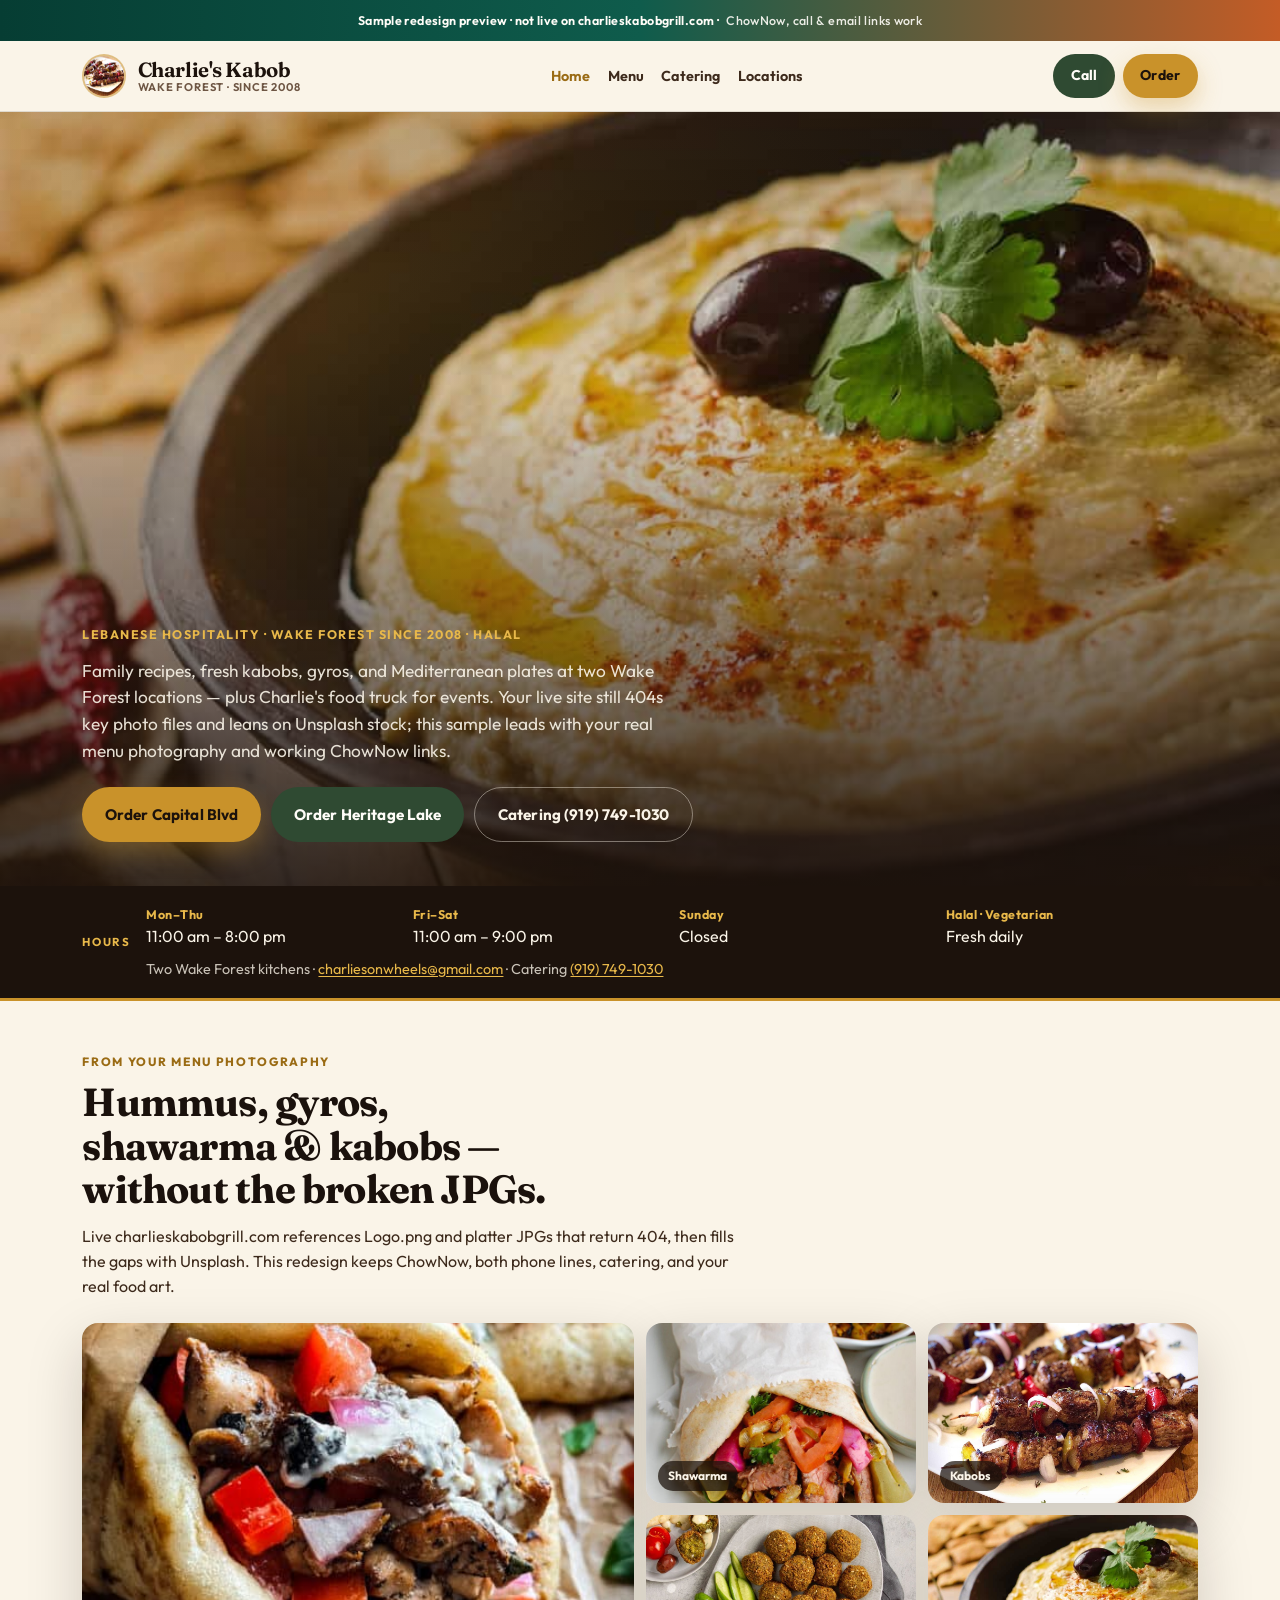
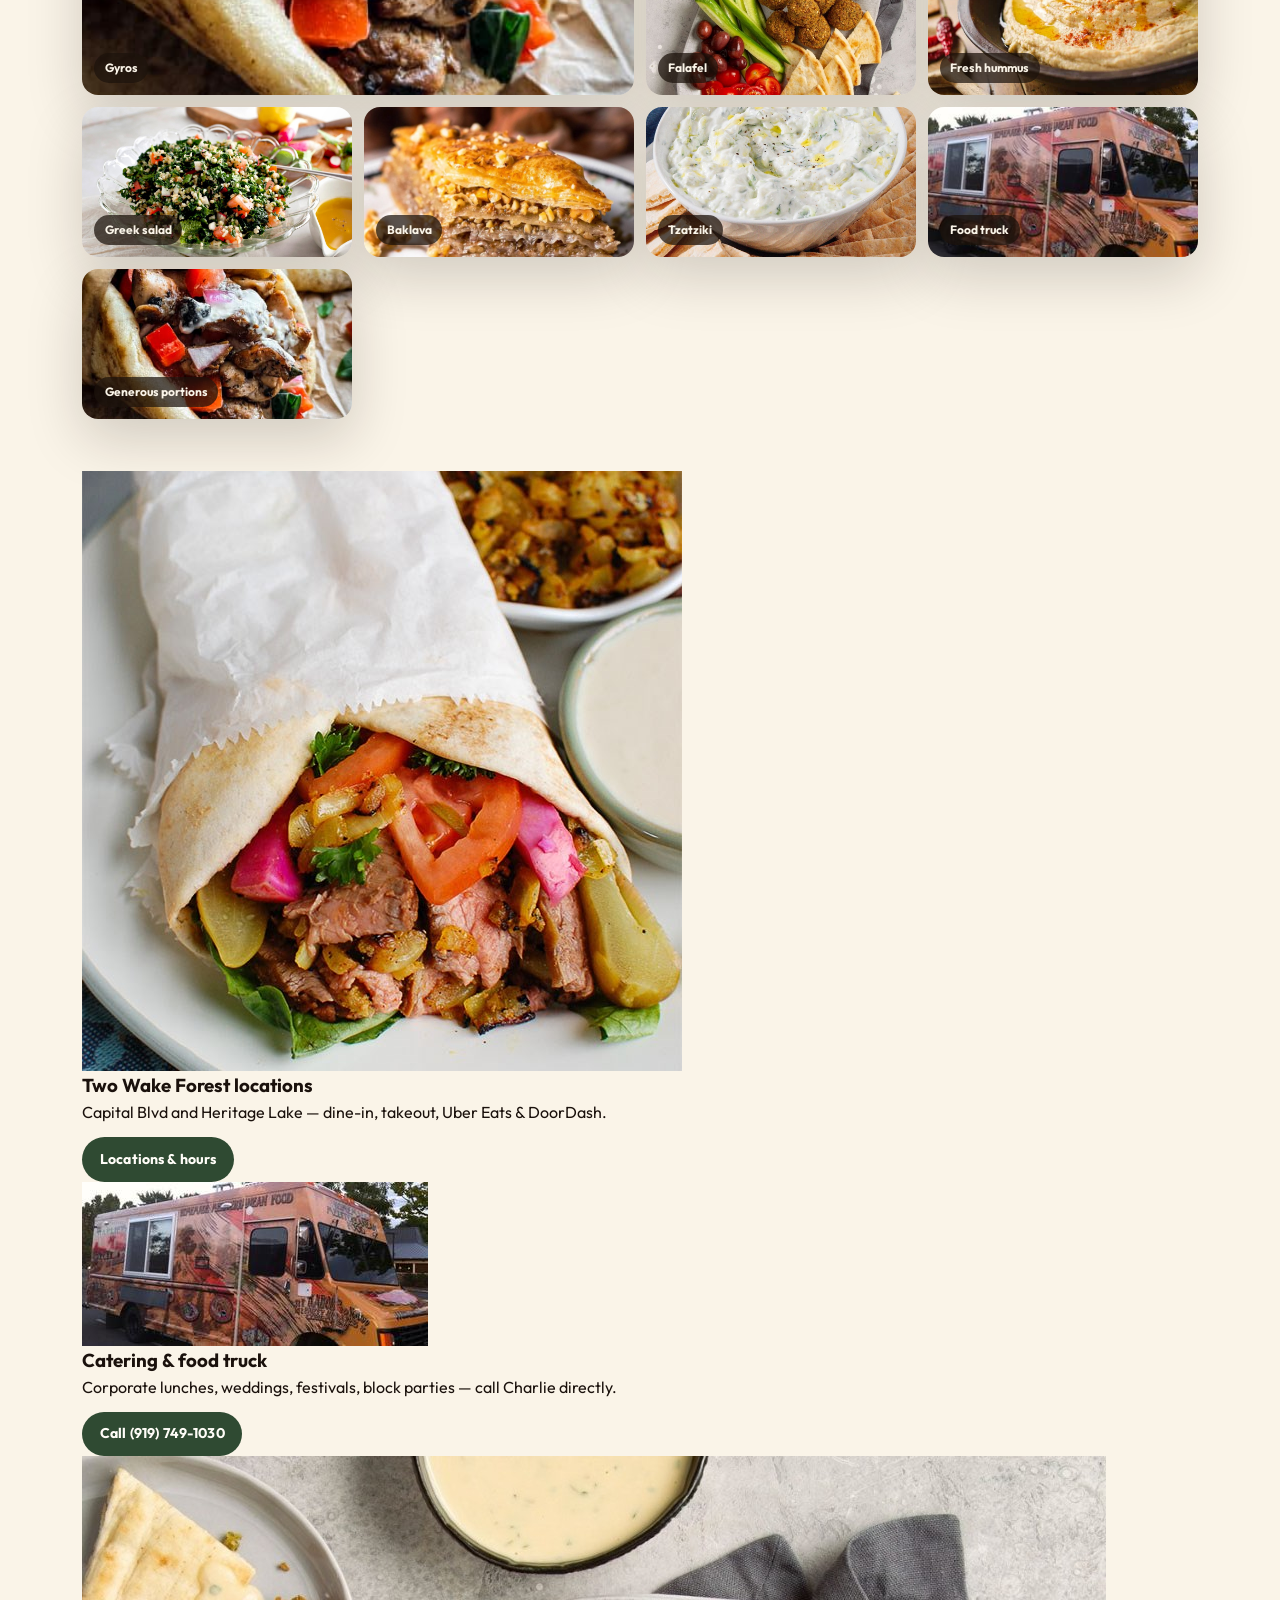
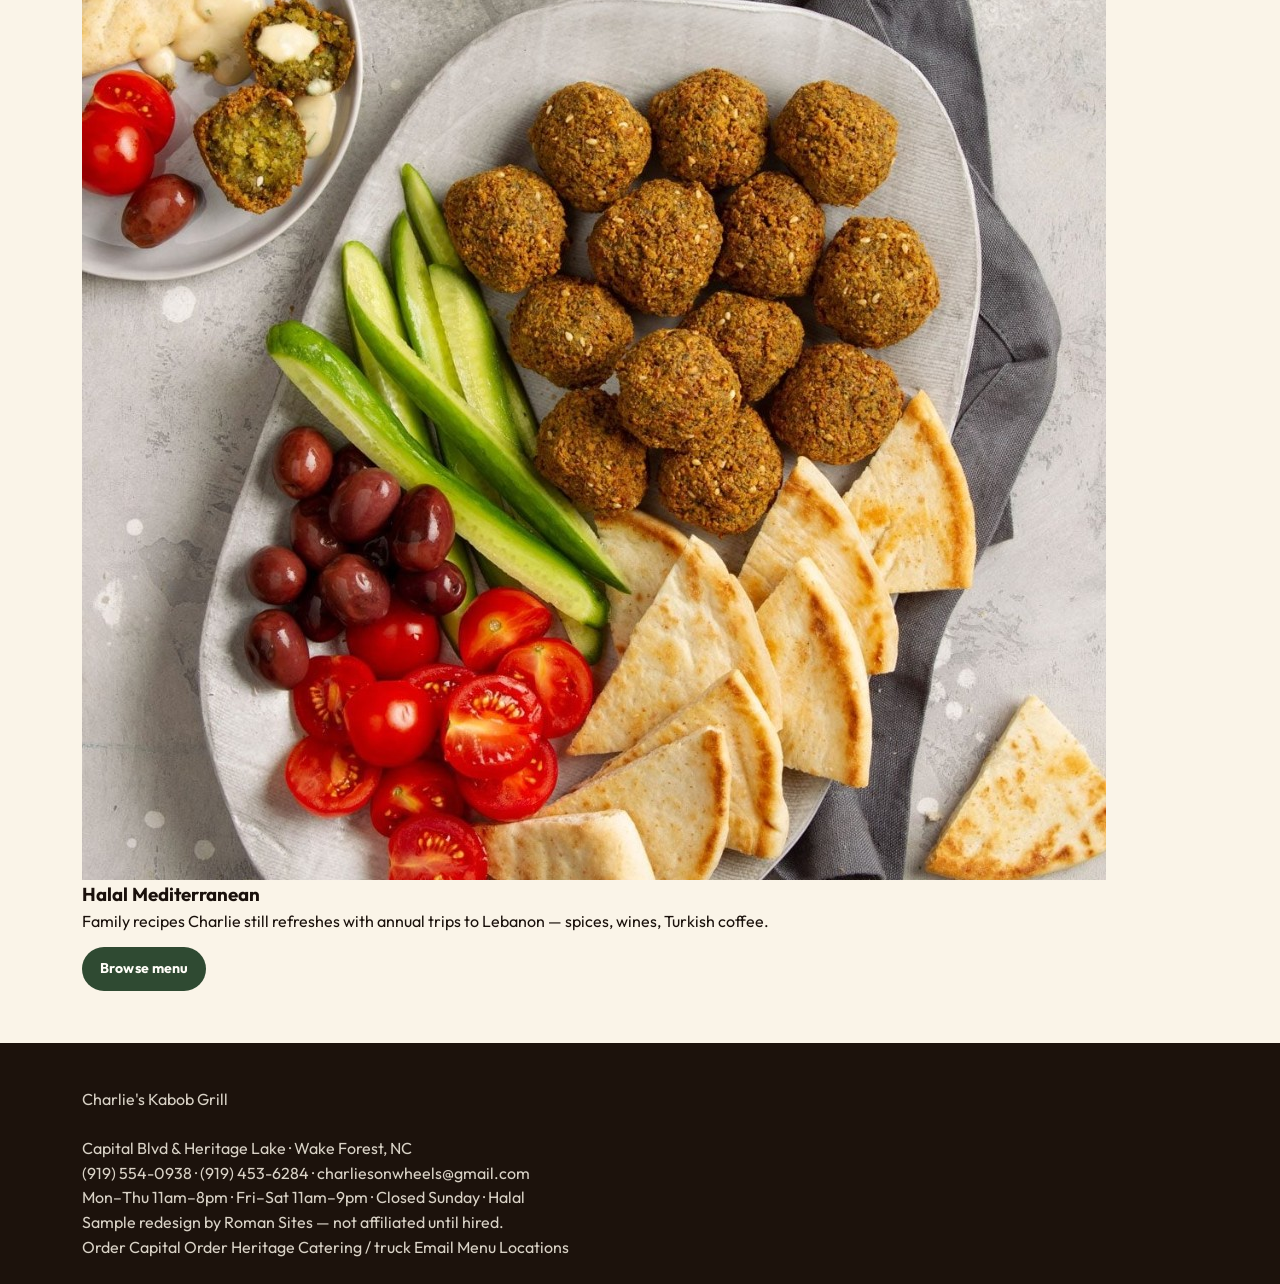
<file: index.html>
<!DOCTYPE html>
<html lang="en">
<head>
<meta charset="utf-8"/>
<meta name="viewport" content="width=device-width, initial-scale=1"/>
<title>Charlie's Kabob Grill · Wake Forest</title>
<meta name="description" content="Authentic Lebanese Mediterranean — two Wake Forest locations, catering & food truck since 2008."/>
<link rel="preconnect" href="https://fonts.googleapis.com"/><link rel="preconnect" href="https://fonts.gstatic.com" crossorigin/><link href="https://fonts.googleapis.com/css2?family=Fraunces:opsz,wght@9..144,500;9..144,650;9..144,700&family=Outfit:wght@400;500;600;700;800&display=swap" rel="stylesheet"/>
<link rel="stylesheet" href="assets/styles.css"/>
<link rel="icon" href="assets/logo.png"/>
</head>
<body>
<div class="preview-banner" role="status">Sample redesign preview · not live on charlieskabobgrill.com · <span>ChowNow, call &amp; email links work</span></div>
<header class="site-header"><div class="nav-inner">
<a class="brand" href="index.html"><img class="brand-mark" src="assets/logo.png" alt="Charlie's Kabob mark" width="44" height="44"/><span class="brand-text"><span class="brand-name">Charlie's Kabob</span><span class="brand-tag">Wake Forest · since 2008</span></span></a>
<nav class="nav-links" aria-label="Primary"><a href="index.html" aria-current="page">Home</a><a href="menu.html">Menu</a><a href="about.html">Catering</a><a href="visit.html">Locations</a></nav>
<div class="nav-ctas">
<a class="btn btn-secondary" href="tel:9195540938">Call</a>
<a class="btn btn-primary" href="https://direct.chownow.com/order/40637/locations/61659" target="_blank" rel="noopener">Order</a>
<button class="nav-toggle" type="button" data-nav-toggle aria-expanded="false" aria-controls="mobile-nav" aria-label="Open menu"><span></span></button>
</div></div>
<div class="mobile-panel" id="mobile-nav" data-mobile-panel>
<a href="index.html">Home</a><a href="menu.html">Menu</a><a href="about.html">Catering &amp; truck</a><a href="visit.html">Locations</a>
<a href="https://direct.chownow.com/order/40637/locations/61659" target="_blank" rel="noopener">Order · Capital Blvd</a>
<a href="https://direct.chownow.com/order/40637/locations/61670" target="_blank" rel="noopener">Order · Heritage Lake</a>
<a href="tel:9197491030">Catering Charlie 919…</a>
<a href="mailto:charliesonwheels@gmail.com">charliesonwheels@gmail.com</a>
<div class="mobile-ctas">
<a class="btn btn-secondary" href="tel:9195540938">Call Capital</a>
<a class="btn btn-primary" href="https://direct.chownow.com/order/40637/locations/61659" target="_blank" rel="noopener">Order online</a>
</div></div></header>

<main>
<section class="hero">
<div class="hero-media" aria-hidden="true"><img src="assets/hero.png" alt="" width="1920" height="1080" fetchpriority="high"/></div>
<div class="hero-shade" aria-hidden="true"></div>
<div class="hero-content">
<p class="eyebrow">Lebanese hospitality · Wake Forest since 2008 · Halal</p>
<p class="hero-lead">Family recipes, fresh kabobs, gyros, and Mediterranean plates at two Wake Forest locations — plus Charlie's food truck for events. Your live site still 404s key photo files and leans on Unsplash stock; this sample leads with your real menu photography and working ChowNow links.</p>
<div class="hero-actions">
<a class="btn btn-primary btn-lg" href="https://direct.chownow.com/order/40637/locations/61659" target="_blank" rel="noopener">Order Capital Blvd</a>
<a class="btn btn-secondary btn-lg btn-on-dark" href="https://direct.chownow.com/order/40637/locations/61670" target="_blank" rel="noopener">Order Heritage Lake</a>
<a class="btn btn-ghost btn-lg btn-on-dark" href="tel:9197491030">Catering (919) 749-1030</a>
</div></div></section>
<aside class="hours-strip" aria-label="Hours"><div class="hours-strip-inner"><div class="hours-label">Hours</div><div>
<div class="hours-grid">
<div><strong>Mon–Thu</strong>11:00 am – 8:00 pm</div>
<div><strong>Fri–Sat</strong>11:00 am – 9:00 pm</div>
<div><strong>Sunday</strong>Closed</div>
<div><strong>Halal · Vegetarian</strong>Fresh daily</div>
</div>
<p class="hours-note">Two Wake Forest kitchens · <a href="mailto:charliesonwheels@gmail.com">charliesonwheels@gmail.com</a> · Catering <a href="tel:9197491030">(919) 749-1030</a></p>
</div></div></aside>
<section class="photo-mosaic section"><div class="section-inner">
<p class="section-kicker">From your menu photography</p>
<h2>Hummus, gyros, shawarma &amp; kabobs — without the broken JPGs.</h2>
<p style="color:var(--ink-soft);max-width:42rem;margin:.75rem 0 0">Live charlieskabobgrill.com references Logo.png and platter JPGs that return 404, then fills the gaps with Unsplash. This redesign keeps ChowNow, both phone lines, catering, and your real food art.</p>
<div class="photo-mosaic-grid" style="margin-top:1.5rem">
<figure class="tile"><img src="assets/food1.png" alt="Gyro" loading="lazy"/><figcaption class="tile-caption">Gyros</figcaption></figure>
<figure class="tile"><img src="assets/food2.png" alt="Shawarma" loading="lazy"/><figcaption class="tile-caption">Shawarma</figcaption></figure>
<figure class="tile"><img src="assets/food3.png" alt="Kabob" loading="lazy"/><figcaption class="tile-caption">Kabobs</figcaption></figure>
<figure class="tile"><img src="assets/food4.png" alt="Falafel" loading="lazy"/><figcaption class="tile-caption">Falafel</figcaption></figure>
<figure class="tile wide"><img src="assets/hero.png" alt="Hummus" loading="lazy"/><figcaption class="tile-caption">Fresh hummus</figcaption></figure>
<figure class="tile"><img src="assets/food5.png" alt="Greek salad" loading="lazy"/><figcaption class="tile-caption">Greek salad</figcaption></figure>
<figure class="tile"><img src="assets/food6.png" alt="Baklava" loading="lazy"/><figcaption class="tile-caption">Baklava</figcaption></figure>
<figure class="tile"><img src="assets/food7.png" alt="Tzatziki" loading="lazy"/><figcaption class="tile-caption">Tzatziki</figcaption></figure>
<figure class="tile"><img src="assets/food8.png" alt="Food truck" loading="lazy"/><figcaption class="tile-caption">Food truck</figcaption></figure>
<figure class="tile"><img src="assets/food9.png" alt="More gyro" loading="lazy"/><figcaption class="tile-caption">Generous portions</figcaption></figure>
</div></div></section>
<section class="section" style="padding-top:0"><div class="section-inner">
<div class="card-grid">
<article class="card"><img src="assets/food10.png" alt="Order" loading="lazy"/><div class="card-body"><h3>Two Wake Forest locations</h3><p>Capital Blvd and Heritage Lake — dine-in, takeout, Uber Eats &amp; DoorDash.</p><p style="margin-top:.8rem"><a class="btn btn-secondary" href="visit.html">Locations &amp; hours</a></p></div></article>
<article class="card"><img src="assets/food8.png" alt="Food truck" loading="lazy"/><div class="card-body"><h3>Catering &amp; food truck</h3><p>Corporate lunches, weddings, festivals, block parties — call Charlie directly.</p><p style="margin-top:.8rem"><a class="btn btn-secondary" href="tel:9197491030">Call (919) 749-1030</a></p></div></article>
<article class="card"><img src="assets/food11.png" alt="Menu" loading="lazy"/><div class="card-body"><h3>Halal Mediterranean</h3><p>Family recipes Charlie still refreshes with annual trips to Lebanon — spices, wines, Turkish coffee.</p><p style="margin-top:.8rem"><a class="btn btn-secondary" href="menu.html">Browse menu</a></p></div></article>
</div>
</div></section>
</main>

<footer class="site-footer"><div class="footer-inner"><div>
<div class="footer-brand">Charlie's Kabob Grill</div>
<div class="footer-meta" style="margin-top:.75rem">
<p>Capital Blvd &amp; Heritage Lake · Wake Forest, NC</p>
<p><a href="tel:9195540938">(919) 554-0938</a> · <a href="tel:9194536284">(919) 453-6284</a> · <a href="mailto:charliesonwheels@gmail.com">charliesonwheels@gmail.com</a></p>
<p>Mon–Thu 11am–8pm · Fri–Sat 11am–9pm · Closed Sunday · Halal</p>
<p>Sample redesign by Roman Sites — not affiliated until hired.</p>
</div></div>
<div class="footer-links">
<a href="https://direct.chownow.com/order/40637/locations/61659" target="_blank" rel="noopener">Order Capital</a>
<a href="https://direct.chownow.com/order/40637/locations/61670" target="_blank" rel="noopener">Order Heritage</a>
<a href="tel:9197491030">Catering / truck</a>
<a href="mailto:charliesonwheels@gmail.com">Email</a>
<a href="menu.html">Menu</a>
<a href="visit.html">Locations</a>
</div></div></footer>
<script src="assets/site.js"></script></body></html>
</file>
<file: assets/styles.css>
/* theme overrides */
:root {
  --ink: #1a1410;
  --plum: #0f5c4c;
  --plum-deep: #063d33;
  --wine: #c45c26;
  --gold: #d4a017;
  --gold-hot: #e8b84a;
  --espresso: #063d33;
  --wood: #0f5c4c;
  --gold-deep: #d4a017;
  --fried: #c45c26;
  --collard: #0f5c4c;
  --collard-deep: #063d33;
}
.preview-banner {
  background: linear-gradient(90deg, #063d33, #0f5c4c 50%, #c45c26) !important;
}

/* The Chicken Hut — Durham soul-food landmark preview (unique) */
:root {
  --gold: #c9922a;
  --gold-deep: #9a6b14;
  --amber: #e8b84a;
  --fried: #d4781f;
  --espresso: #1c120c;
  --wood: #3a2418;
  --bark: #5c3a24;
  --cream: #faf4e8;
  --biscuit: #f0e2c8;
  --gravy: #e6d5b5;
  --ink: #1a110c;
  --ink-soft: #3d2a1c;
  --muted: #6e5644;
  --collard: #2f4a32;
  --collard-deep: #1c3320;
  --white: #fffdf8;
  --border: rgba(28, 18, 12, 0.12);
  --banner-h: 2.55rem;
  --nav-h: 4.4rem;
  --max: 72rem;
  --radius: 16px;
  --font-display: "Fraunces", "Iowan Old Style", Georgia, serif;
  --font-body: "Outfit", "Avenir Next", "Segoe UI", system-ui, sans-serif;
  --ease: cubic-bezier(0.22, 1, 0.36, 1);
  --shadow: 0 20px 55px rgba(28, 18, 12, 0.18);
}

*, *::before, *::after { box-sizing: border-box; margin: 0; padding: 0; }
html { scroll-behavior: smooth; }
body {
  font-family: var(--font-body);
  color: var(--ink);
  background: var(--cream);
  line-height: 1.55;
  -webkit-font-smoothing: antialiased;
}
img { max-width: 100%; display: block; }
a { color: inherit; text-decoration: none; }
ul { list-style: none; }
button { font: inherit; border: 0; background: none; cursor: pointer; color: inherit; }

.preview-banner {
  position: sticky; top: 0; z-index: 1000;
  min-height: var(--banner-h);
  display: flex; align-items: center; justify-content: center; gap: .45rem; flex-wrap: wrap;
  padding: .55rem 1rem;
  background: linear-gradient(90deg, var(--espresso), var(--wood) 45%, var(--gold-deep));
  color: var(--white);
  font-size: .78rem; font-weight: 650; letter-spacing: .03em; text-align: center;
}
.preview-banner span { opacity: .9; font-weight: 500; }

.site-header {
  position: sticky; top: var(--banner-h); z-index: 900;
  background: rgba(250, 244, 232, 0.93);
  backdrop-filter: blur(14px); -webkit-backdrop-filter: blur(14px);
  border-bottom: 1px solid var(--border);
}
.nav-inner {
  max-width: var(--max); margin: 0 auto; height: var(--nav-h);
  padding: 0 1.15rem; display: flex; align-items: center; justify-content: space-between; gap: 1rem;
}
.brand { display: flex; align-items: center; gap: .7rem; min-width: 0; }
.brand-mark {
  width: 44px; height: 44px; border-radius: 50%;
  object-fit: cover; border: 2px solid rgba(201,146,42,.45); background: var(--biscuit);
}
.brand-text { display: flex; flex-direction: column; line-height: 1.1; }
.brand-name { font-family: var(--font-display); font-size: 1.28rem; color: var(--espresso); letter-spacing: -.02em; font-weight: 650; }
.brand-tag { font-size: .7rem; color: var(--muted); font-weight: 650; letter-spacing: .07em; text-transform: uppercase; }
.nav-links { display: none; gap: 1.1rem; align-items: center; font-size: .9rem; font-weight: 650; }
.nav-links a { color: var(--ink-soft); }
.nav-links a:hover, .nav-links a[aria-current="page"] { color: var(--gold-deep); }
.nav-ctas { display: flex; align-items: center; gap: .5rem; }
.nav-toggle {
  width: 42px; height: 42px; display: inline-flex; align-items: center; justify-content: center;
  border-radius: 11px; border: 1px solid var(--border); background: var(--white);
}
.nav-toggle span, .nav-toggle span::before, .nav-toggle span::after {
  display: block; width: 18px; height: 2px; background: var(--ink); position: relative; border-radius: 2px;
}
.nav-toggle span::before, .nav-toggle span::after { content: ""; position: absolute; left: 0; }
.nav-toggle span::before { top: -6px; }
.nav-toggle span::after { top: 6px; }
.mobile-panel {
  display: none; flex-direction: column; gap: .35rem; padding: .5rem 1.15rem 1.15rem;
  border-top: 1px solid var(--border); background: var(--cream);
}
.mobile-panel.open { display: flex; }
.mobile-panel a {
  padding: .75rem .85rem; border-radius: 10px; font-weight: 650; color: var(--ink-soft);
}
.mobile-panel a:hover { background: var(--biscuit); color: var(--gold-deep); }
.mobile-ctas { display: grid; grid-template-columns: 1fr 1fr; gap: .55rem; margin-top: .4rem; }

.btn {
  display: inline-flex; align-items: center; justify-content: center; gap: .4rem;
  padding: .7rem 1.1rem; border-radius: 999px; font-weight: 700; font-size: .88rem;
  letter-spacing: .01em; transition: transform .2s var(--ease), box-shadow .2s var(--ease), background .2s;
  white-space: nowrap;
}
.btn:hover { transform: translateY(-1px); }
.btn-primary { background: var(--gold); color: var(--espresso); box-shadow: 0 10px 24px rgba(201,146,42,.35); }
.btn-primary:hover { background: var(--amber); }
.btn-secondary { background: var(--collard); color: var(--white); }
.btn-secondary:hover { background: var(--collard-deep); }
.btn-ghost {
  background: transparent; color: var(--ink); border: 1.5px solid rgba(28,18,12,.22);
}
.btn-ghost:hover { border-color: var(--gold-deep); color: var(--gold-deep); }
.btn-lg { padding: .92rem 1.4rem; font-size: .95rem; }
.btn-on-dark.btn-ghost { color: var(--cream); border-color: rgba(250,244,232,.42); }
.btn-on-dark.btn-ghost:hover { background: rgba(255,255,255,.08); border-color: var(--cream); }

.hero {
  position: relative; min-height: min(86vh, 780px);
  display: grid; align-items: end; color: var(--cream); overflow: hidden;
}
.hero-media { position: absolute; inset: 0; }
.hero-media img { width: 100%; height: 100%; object-fit: cover; object-position: center 30%; }
.hero-shade {
  position: absolute; inset: 0;
  background:
    linear-gradient(180deg, rgba(28,18,12,.25) 0%, rgba(28,18,12,.15) 35%, rgba(28,18,12,.88) 100%),
    radial-gradient(ellipse at 20% 20%, rgba(201,146,42,.28), transparent 50%);
}
.hero-content {
  position: relative; z-index: 2; max-width: var(--max); margin: 0 auto; width: 100%;
  padding: 3.5rem 1.15rem 2.75rem;
}
.eyebrow {
  display: inline-flex; align-items: center; gap: .5rem;
  font-size: .78rem; font-weight: 700; letter-spacing: .12em; text-transform: uppercase;
  color: var(--amber); margin-bottom: .85rem;
}
.hero h1 {
  font-family: var(--font-display); font-weight: 650; font-size: clamp(2.2rem, 5.5vw, 3.7rem);
  line-height: 1.05; letter-spacing: -.03em; max-width: 14ch; margin-bottom: 1rem;
}
.hero-lead { font-size: 1.08rem; max-width: 38rem; color: rgba(250,244,232,.9); margin-bottom: 1.4rem; }
.hero-actions { display: flex; flex-wrap: wrap; gap: .65rem; }

.hours-strip {
  background: var(--espresso); color: var(--cream); border-bottom: 3px solid var(--gold);
}
.hours-strip-inner {
  max-width: var(--max); margin: 0 auto; padding: 1.15rem 1.15rem;
  display: grid; gap: 1rem;
}
.hours-label {
  font-size: .72rem; font-weight: 700; letter-spacing: .14em; text-transform: uppercase; color: var(--amber);
}
.hours-grid { display: grid; gap: .35rem .9rem; grid-template-columns: repeat(auto-fit, minmax(140px, 1fr)); }
.hours-grid strong { display: block; font-size: .78rem; color: var(--amber); font-weight: 700; letter-spacing: .04em; }
.hours-note { margin-top: .55rem; font-size: .9rem; color: rgba(250,244,232,.78); }
.hours-note a { color: var(--amber); text-decoration: underline; text-underline-offset: 2px; }

.section { padding: 3.25rem 0; }
.section-alt { background: linear-gradient(180deg, var(--biscuit), var(--cream)); }
.section-dark { background: var(--wood); color: var(--cream); }
.section-inner { max-width: var(--max); margin: 0 auto; padding: 0 1.15rem; }
.section-kicker {
  font-size: .75rem; font-weight: 750; letter-spacing: .14em; text-transform: uppercase;
  color: var(--gold-deep); margin-bottom: .55rem;
}
.section-dark .section-kicker { color: var(--amber); }
.section h2 {
  font-family: var(--font-display); font-size: clamp(1.7rem, 3.4vw, 2.45rem);
  line-height: 1.12; letter-spacing: -.02em; max-width: 18ch; margin-bottom: .75rem;
}
.section-lead { max-width: 40rem; color: var(--muted); font-size: 1.05rem; margin-bottom: 1.5rem; }
.section-dark .section-lead { color: rgba(250,244,232,.78); }

.photo-mosaic-grid {
  display: grid; gap: .75rem;
  grid-template-columns: repeat(2, 1fr);
}
@media (min-width: 720px) {
  .photo-mosaic-grid { grid-template-columns: repeat(4, 1fr); grid-template-rows: 180px 180px; }
  .photo-mosaic-grid .tile:nth-child(1) { grid-column: span 2; grid-row: span 2; }
}
.tile {
  position: relative; border-radius: var(--radius); overflow: hidden; min-height: 150px;
  box-shadow: var(--shadow);
}
.tile img { width: 100%; height: 100%; object-fit: cover; position: absolute; inset: 0; }
.tile-caption {
  position: absolute; left: .75rem; bottom: .75rem; z-index: 2;
  background: rgba(28,18,12,.72); color: var(--cream);
  padding: .35rem .65rem; border-radius: 999px; font-size: .75rem; font-weight: 700;
}

.feature-grid {
  display: grid; gap: 1rem; grid-template-columns: repeat(auto-fit, minmax(220px, 1fr));
}
.feature-card {
  background: var(--white); border: 1px solid var(--border); border-radius: var(--radius);
  padding: 1.25rem; box-shadow: 0 10px 30px rgba(28,18,12,.06);
}
.feature-card h3 {
  font-family: var(--font-display); font-size: 1.25rem; margin-bottom: .4rem; color: var(--espresso);
}
.feature-card p { color: var(--muted); font-size: .95rem; }
.feature-card a { color: var(--gold-deep); font-weight: 700; display: inline-block; margin-top: .7rem; }

.split {
  display: grid; gap: 1.5rem; align-items: center;
}
@media (min-width: 860px) {
  .split { grid-template-columns: 1.05fr .95fr; gap: 2.25rem; }
  .split.reverse { direction: rtl; }
  .split.reverse > * { direction: ltr; }
}
.split-media { border-radius: calc(var(--radius) + 4px); overflow: hidden; box-shadow: var(--shadow); min-height: 280px; }
.split-media img { width: 100%; height: 100%; object-fit: cover; min-height: 280px; }

.quote-band {
  background: var(--biscuit); border-top: 1px solid var(--border); border-bottom: 1px solid var(--border);
  padding: 2.5rem 0;
}
.quote-grid { display: grid; gap: 1rem; grid-template-columns: repeat(auto-fit, minmax(240px, 1fr)); }
.quote-card {
  background: var(--white); border-radius: var(--radius); padding: 1.25rem 1.3rem;
  border: 1px solid var(--border);
}
.quote-card p { font-size: .98rem; color: var(--ink-soft); margin-bottom: .75rem; }
.quote-card cite { font-style: normal; font-size: .8rem; font-weight: 700; color: var(--gold-deep); }

.page-hero {
  background:
    linear-gradient(135deg, rgba(28,18,12,.92), rgba(92,58,36,.85)),
    url("hero-plate.jpg") center/cover;
  color: var(--cream); padding: 3.2rem 0 2.6rem;
}
.page-hero-inner { max-width: var(--max); margin: 0 auto; padding: 0 1.15rem; }
.page-hero h1 {
  font-family: var(--font-display); font-size: clamp(1.9rem, 4vw, 2.8rem);
  line-height: 1.1; letter-spacing: -.02em; margin-bottom: .55rem;
}
.page-hero p { max-width: 38rem; color: rgba(250,244,232,.85); }
.page-hero a { color: var(--amber); text-decoration: underline; text-underline-offset: 2px; }

.menu-tabs {
  display: flex; flex-wrap: wrap; gap: .45rem; margin-bottom: 1.4rem;
}
.menu-tab {
  padding: .55rem 1rem; border-radius: 999px; font-weight: 700; font-size: .85rem;
  background: var(--white); border: 1px solid var(--border); color: var(--ink-soft);
}
.menu-tab[aria-selected="true"] {
  background: var(--espresso); color: var(--cream); border-color: var(--espresso);
}
.menu-section { margin-bottom: 1.6rem; }
.menu-section h3 {
  font-family: var(--font-display); font-size: 1.35rem; margin-bottom: .75rem;
  padding-bottom: .45rem; border-bottom: 2px solid var(--gold);
}
.menu-list { display: grid; gap: .65rem; }
.menu-item {
  display: grid; gap: .15rem; padding: .85rem 1rem; background: var(--white);
  border-radius: 12px; border: 1px solid var(--border);
}
.menu-item h4 { font-size: 1rem; font-weight: 700; color: var(--espresso); }
.menu-item p { font-size: .88rem; color: var(--muted); }
.menu-note {
  margin-top: 1rem; padding: 1rem 1.1rem; border-radius: 12px;
  background: rgba(201,146,42,.12); border: 1px solid rgba(201,146,42,.28);
  font-size: .92rem; color: var(--ink-soft);
}
.menu-note a { color: var(--gold-deep); font-weight: 700; text-decoration: underline; text-underline-offset: 2px; }

.day-grid {
  display: grid; gap: .85rem; grid-template-columns: repeat(auto-fit, minmax(240px, 1fr));
}
.day-card {
  background: var(--white); border: 1px solid var(--border); border-radius: var(--radius);
  overflow: hidden;
}
.day-card header {
  background: var(--espresso); color: var(--cream); padding: .75rem 1rem;
  font-family: var(--font-display); font-size: 1.15rem;
}
.day-card ul { padding: .85rem 1rem 1.05rem; }
.day-card li {
  padding: .35rem 0; border-bottom: 1px dashed rgba(28,18,12,.1); font-size: .92rem; color: var(--ink-soft);
}
.day-card li:last-child { border-bottom: 0; }
.day-card .famous {
  color: var(--gold-deep); font-weight: 700; font-size: .82rem; letter-spacing: .02em;
}

.cater-grid {
  display: grid; gap: .75rem; grid-template-columns: repeat(auto-fit, minmax(180px, 1fr));
}
.cater-chip {
  background: var(--white); border: 1px solid var(--border); border-radius: 12px;
  padding: .85rem 1rem; font-weight: 650; color: var(--ink-soft); text-align: center;
}

.info-cards {
  display: grid; gap: 1rem; grid-template-columns: repeat(auto-fit, minmax(220px, 1fr));
}
.info-card {
  background: var(--white); border: 1px solid var(--border); border-radius: var(--radius);
  padding: 1.25rem; display: grid; gap: .45rem;
}
.info-card h3 { font-family: var(--font-display); font-size: 1.2rem; color: var(--espresso); }
.info-card a { color: var(--gold-deep); font-weight: 700; }
.map-embed {
  border-radius: var(--radius); overflow: hidden; border: 1px solid var(--border);
  box-shadow: var(--shadow); aspect-ratio: 16/9; background: var(--biscuit);
}
.map-embed iframe { width: 100%; height: 100%; border: 0; }

.story-timeline { display: grid; gap: 1rem; }
.story-step {
  display: grid; gap: .35rem; padding: 1.1rem 1.2rem; background: var(--white);
  border-left: 4px solid var(--gold); border-radius: 0 12px 12px 0; border: 1px solid var(--border); border-left-width: 4px;
}
.story-step strong { color: var(--gold-deep); font-size: .8rem; letter-spacing: .08em; text-transform: uppercase; }

.site-footer {
  background: var(--espresso); color: rgba(250,244,232,.85); padding: 2.75rem 0 1.5rem;
}
.footer-inner { max-width: var(--max); margin: 0 auto; padding: 0 1.15rem; }
.footer-brand { margin-bottom: 1.5rem; }
.footer-brand .brand-name { font-family: var(--font-display); font-size: 1.45rem; color: var(--cream); }
.footer-brand .brand-tag { color: var(--amber); font-size: .85rem; margin-top: .25rem; }
.footer-cols {
  display: grid; gap: 1.25rem; grid-template-columns: repeat(auto-fit, minmax(180px, 1fr));
  margin-bottom: 1.75rem;
}
.footer-cols h4 {
  font-size: .75rem; letter-spacing: .12em; text-transform: uppercase; color: var(--amber); margin-bottom: .55rem;
}
.footer-cols a, .footer-cols p { display: block; margin-bottom: .35rem; font-size: .92rem; }
.footer-cols a:hover { color: var(--amber); }
.footer-bottom {
  border-top: 1px solid rgba(250,244,232,.12); padding-top: 1rem;
  font-size: .8rem; color: rgba(250,244,232,.55);
}

@media (min-width: 880px) {
  .nav-links { display: flex; }
  .nav-toggle { display: none; }
  .hours-strip-inner { grid-template-columns: auto 1fr; align-items: center; }
}
</file>
